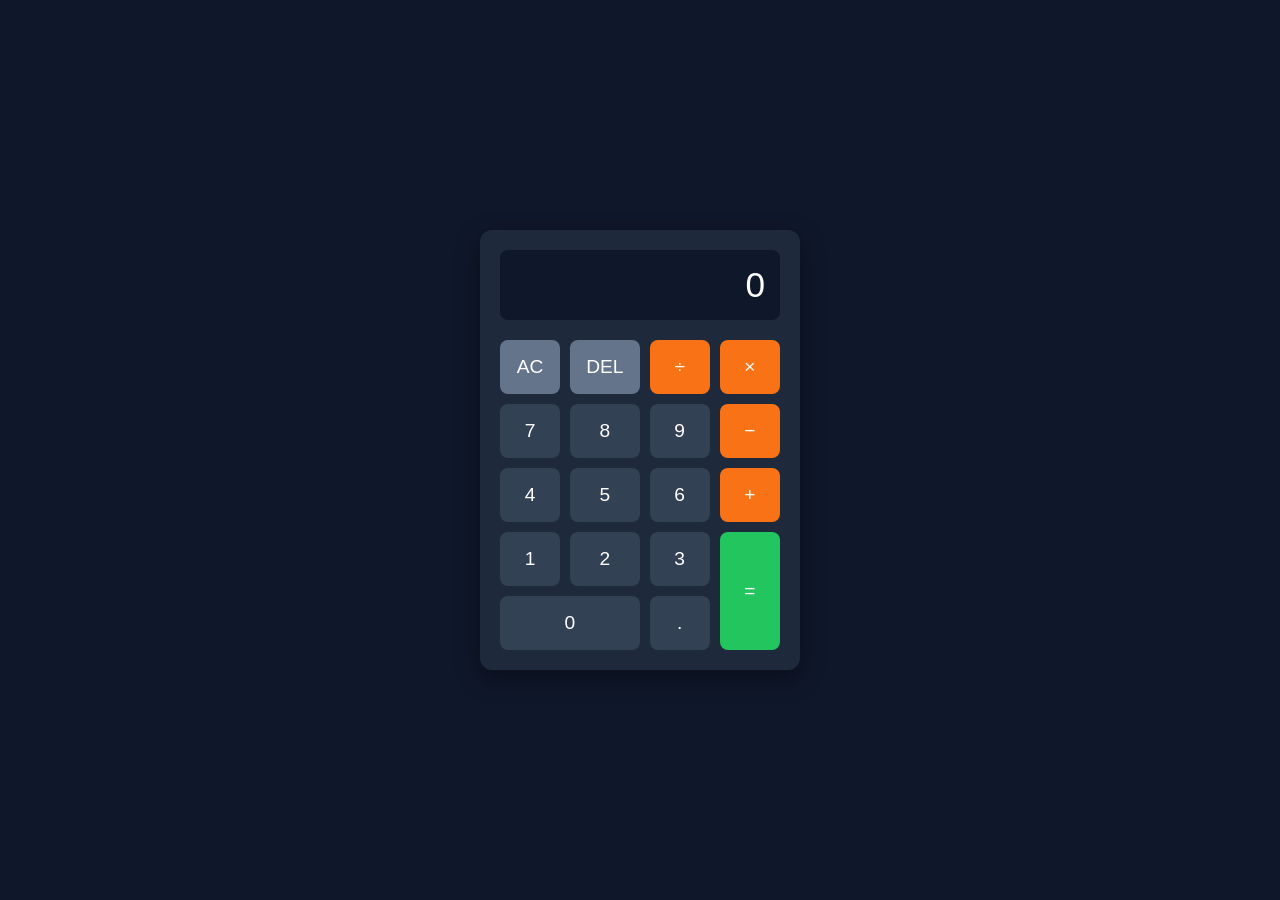
<file: Task-2_Calculator/index.html>
<!DOCTYPE html>
<html lang="en">

<head>
    <meta charset="UTF-8" />
    <meta name="viewport" content="width=device-width, initial-scale=1.0" />
    <title>Calculator</title>
    <link rel="stylesheet" href="style.css" />
</head>

<body>
    <div class="calculator">
        <div id="display" class="display">0</div>
        <div class="buttons">
            <button class="btn fn" data-action="clear">AC</button>
            <button class="btn fn" data-action="delete">DEL</button>
            <button class="btn op" data-val="/">÷</button>
            <button class="btn op" data-val="*">×</button>

            <button class="btn" data-val="7">7</button>
            <button class="btn" data-val="8">8</button>
            <button class="btn" data-val="9">9</button>
            <button class="btn op" data-val="-">−</button>

            <button class="btn" data-val="4">4</button>
            <button class="btn" data-val="5">5</button>
            <button class="btn" data-val="6">6</button>
            <button class="btn op" data-val="+">+</button>

            <button class="btn" data-val="1">1</button>
            <button class="btn" data-val="2">2</button>
            <button class="btn" data-val="3">3</button>
            <button class="btn equal" data-action="calculate">=</button>

            <button class="btn zero" data-val="0">0</button>
            <button class="btn" data-val=".">.</button>
        </div>
    </div>
    <script src="script.js"></script>
</body>

</html>
</file>
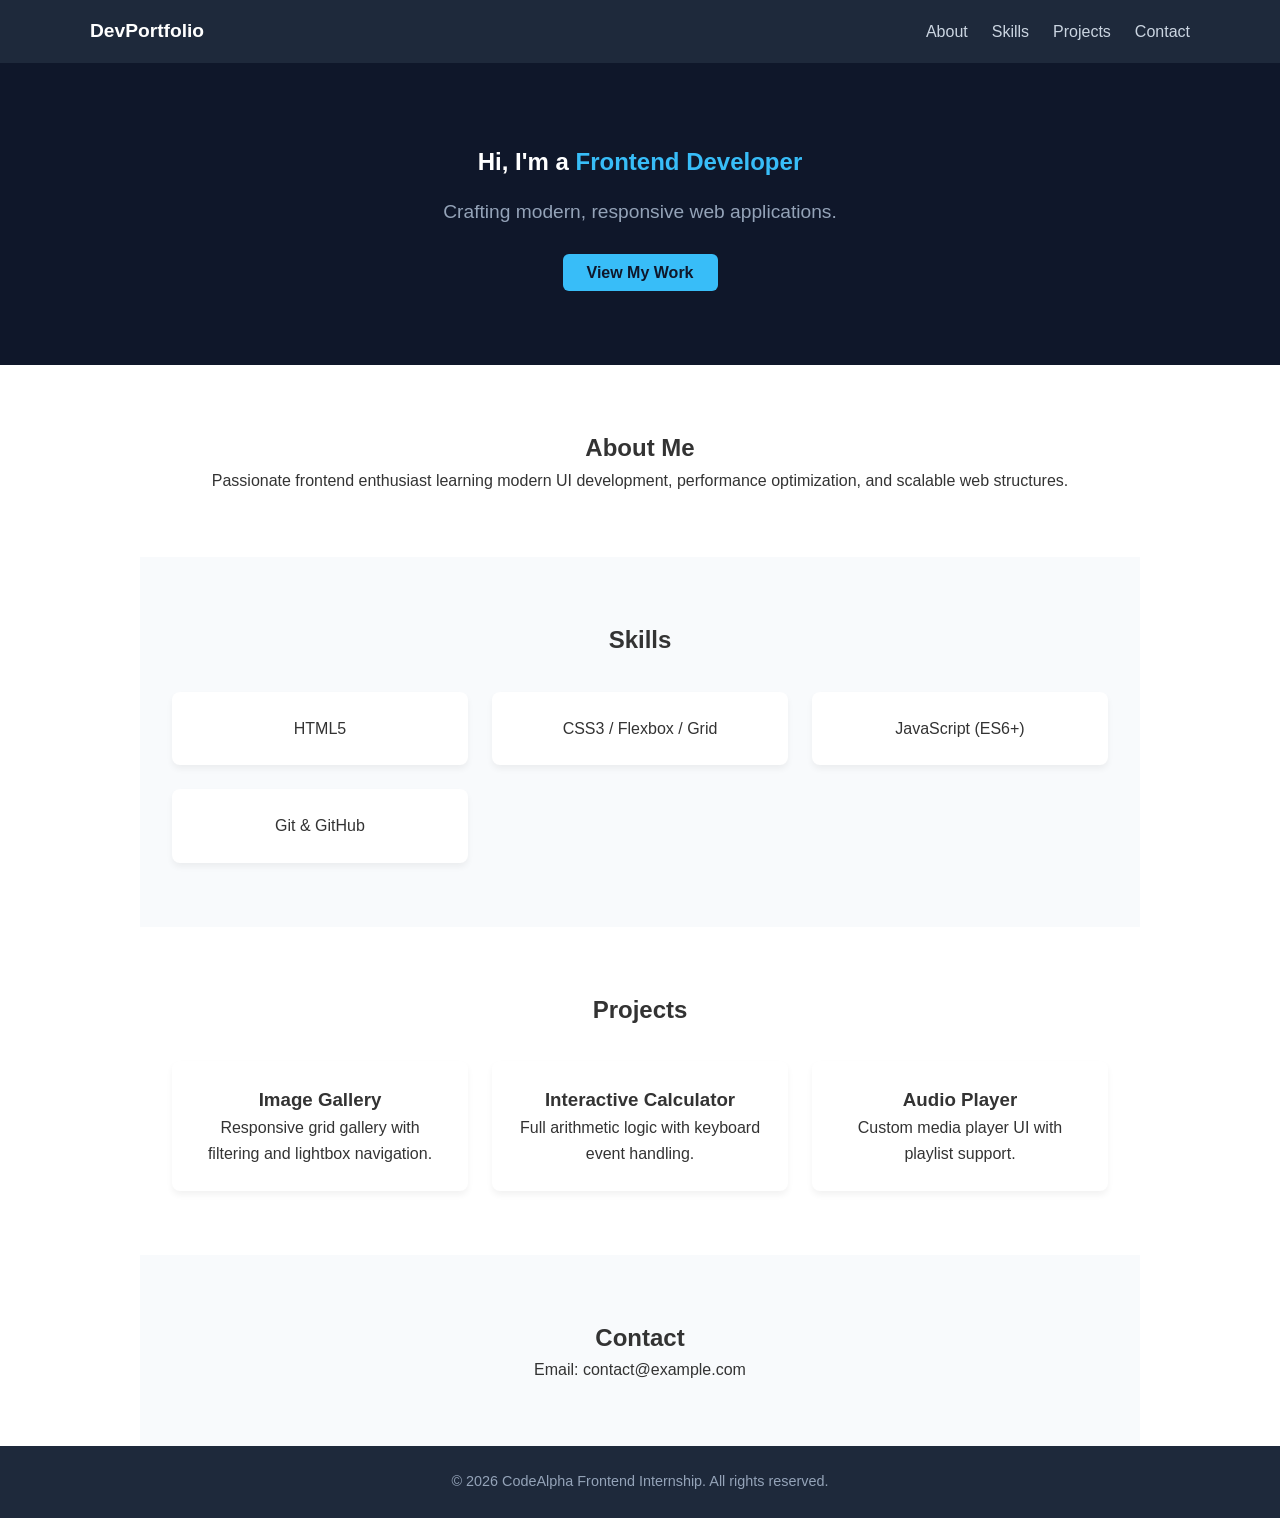
<file: Task-3_Portfolio/index.html>
<!DOCTYPE html>
<html lang="en">

<head>
    <meta charset="UTF-8" />
    <meta name="viewport" content="width=device-width, initial-scale=1.0" />
    <title>Frontend Developer Portfolio</title>
    <link rel="stylesheet" href="style.css" />
</head>

<body>
    <header>
        <nav>
            <div class="logo">DevPortfolio</div>
            <ul>
                <li><a href="#about">About</a></li>
                <li><a href="#skills">Skills</a></li>
                <li><a href="#projects">Projects</a></li>
                <li><a href="#contact">Contact</a></li>
            </ul>
        </nav>
    </header>

    <section class="hero">
        <h1>Hi, I'm a <span>Frontend Developer</span></h1>
        <p>Crafting modern, responsive web applications.</p>
        <a href="#projects" class="cta-btn">View My Work</a>
    </section>

    <section id="about" class="section">
        <h2>About Me</h2>
        <p>Passionate frontend enthusiast learning modern UI development, performance optimization, and scalable web
            structures.</p>
    </section>

    <section id="skills" class="section bg-light">
        <h2>Skills</h2>
        <div class="skills-grid">
            <div class="skill-card">HTML5</div>
            <div class="skill-card">CSS3 / Flexbox / Grid</div>
            <div class="skill-card">JavaScript (ES6+)</div>
            <div class="skill-card">Git & GitHub</div>
        </div>
    </section>

    <section id="projects" class="section">
        <h2>Projects</h2>
        <div class="project-grid">
            <div class="project-card">
                <h3>Image Gallery</h3>
                <p>Responsive grid gallery with filtering and lightbox navigation.</p>
            </div>
            <div class="project-card">
                <h3>Interactive Calculator</h3>
                <p>Full arithmetic logic with keyboard event handling.</p>
            </div>
            <div class="project-card">
                <h3>Audio Player</h3>
                <p>Custom media player UI with playlist support.</p>
            </div>
        </div>
    </section>

    <section id="contact" class="section bg-light">
        <h2>Contact</h2>
        <p>Email: contact@example.com</p>
    </section>

    <footer>
        <p>&copy; 2026 CodeAlpha Frontend Internship. All rights reserved.</p>
    </footer>
</body>

</html>
</file>
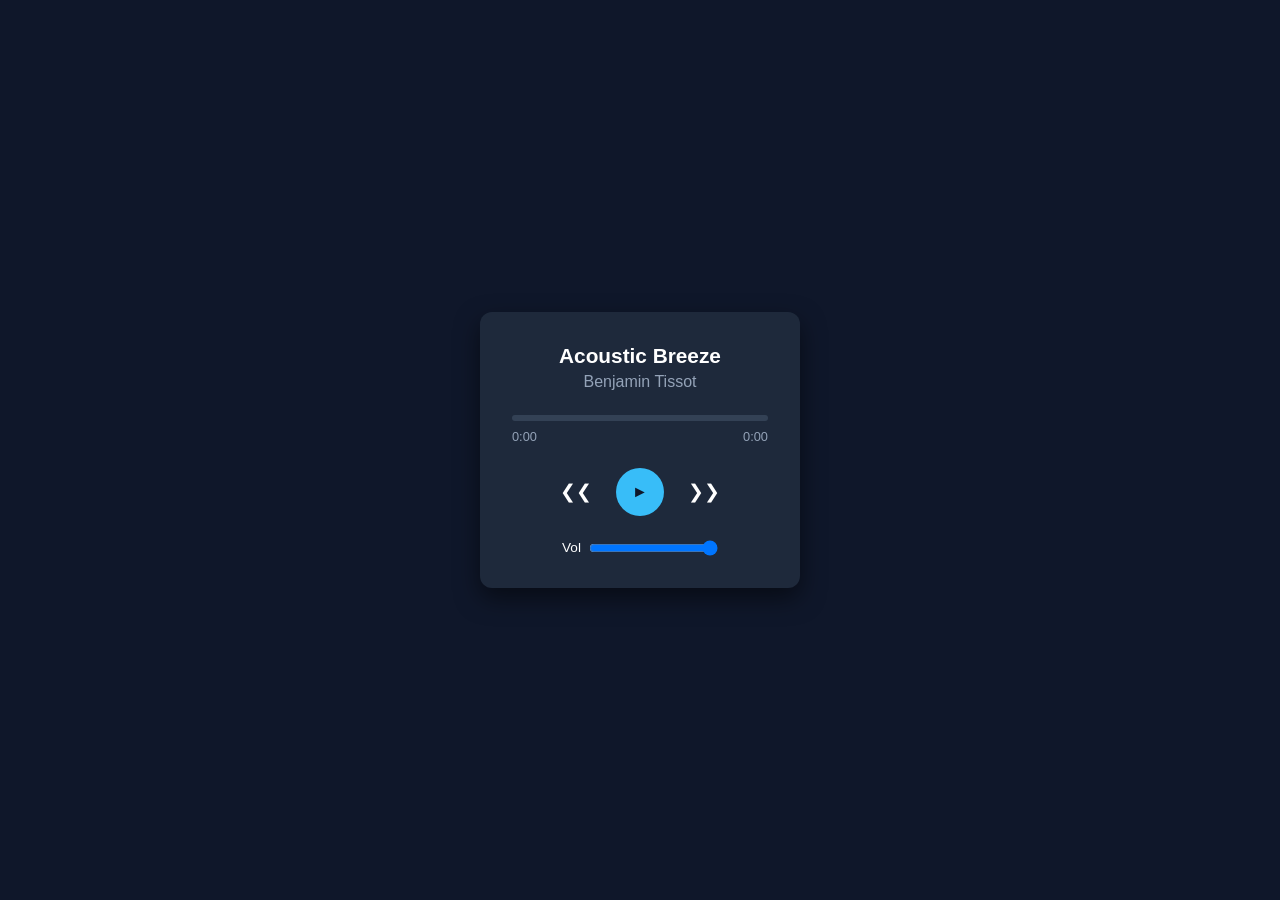
<file: Task-4_Music-Player/index.html>
<!DOCTYPE html>
<html lang="en">

<head>
    <meta charset="UTF-8" />
    <meta name="viewport" content="width=device-width, initial-scale=1.0" />
    <title>Music Player</title>
    <link rel="stylesheet" href="style.css" />
</head>

<body>
    <div class="player">
        <div class="track-info">
            <h2 id="title">Song Title</h2>
            <p id="artist">Artist</p>
        </div>

        <audio id="audio"></audio>

        <div class="progress-container" id="progress-container">
            <div class="progress-bar" id="progress-bar"></div>
        </div>
        <div class="time-display">
            <span id="current-time">0:00</span>
            <span id="duration">0:00</span>
        </div>

        <div class="controls">
            <button id="prev" class="btn">&#10094;&#10094;</button>
            <button id="play" class="btn play-btn">&#9658;</button>
            <button id="next" class="btn">&#10095;&#10095;</button>
        </div>

        <div class="volume-container">
            <label for="volume">Vol</label>
            <input type="range" id="volume" min="0" max="1" step="0.05" value="1" />
        </div>
    </div>

    <script src="script.js"></script>
</body>

</html>
</file>
<file: Task-2_Calculator/style.css>
* {
    box-sizing: border-box;
    margin: 0;
    padding: 0;
    font-family: sans-serif;
}

body {
    display: flex;
    justify-content: center;
    align-items: center;
    min-height: 100vh;
    background: #0f172a;
}

.calculator {
    background: #1e293b;
    padding: 20px;
    border-radius: 12px;
    box-shadow: 0 8px 24px rgba(0, 0, 0, 0.4);
    width: 320px;
}

.display {
    background: #0f172a;
    color: #fff;
    font-size: 2.2rem;
    padding: 15px;
    border-radius: 8px;
    text-align: right;
    margin-bottom: 20px;
    overflow-x: auto;
    min-height: 70px;
}

.buttons {
    display: grid;
    grid-template-columns: repeat(4, 1fr);
    gap: 10px;
}

.btn {
    padding: 16px;
    font-size: 1.2rem;
    border: none;
    border-radius: 8px;
    cursor: pointer;
    background: #334155;
    color: #fff;
    transition: background 0.2s;
}

.btn:hover {
    background: #475569;
}

.btn.op {
    background: #f97316;
}

.btn.op:hover {
    background: #ea580c;
}

.btn.fn {
    background: #64748b;
}

.btn.fn:hover {
    background: #475569;
}

.btn.equal {
    background: #22c55e;
    grid-row: span 2;
    display: flex;
    align-items: center;
    justify-content: center;
}

.btn.equal:hover {
    background: #16a34a;
}

.btn.zero {
    grid-column: span 2;
}
</file>
<file: Task-3_Portfolio/style.css>
* {
    box-sizing: border-box;
    margin: 0;
    padding: 0;
    font-family: sans-serif;
    scroll-behavior: smooth;
}

body {
    line-height: 1.6;
    color: #333;
}

header {
    background: #1e293b;
    padding: 1rem 2rem;
    position: sticky;
    top: 0;
    z-index: 10;
}

nav {
    display: flex;
    justify-content: space-between;
    align-items: center;
    max-width: 1100px;
    margin: auto;
}

nav .logo {
    color: #fff;
    font-weight: bold;
    font-size: 1.2rem;
}

nav ul {
    display: flex;
    list-style: none;
    gap: 1.5rem;
}

nav a {
    color: #cbd5e1;
    text-decoration: none;
    transition: color 0.2s;
}

nav a:hover {
    color: #fff;
}

.hero {
    text-align: center;
    padding: 5rem 1rem;
    background: #0f172a;
    color: #fff;
}

.hero h1 span {
    color: #38bdf8;
}

.hero p {
    margin: 1rem 0 2rem;
    font-size: 1.2rem;
    color: #94a3b8;
}

.cta-btn {
    background: #38bdf8;
    color: #0f172a;
    padding: 10px 24px;
    text-decoration: none;
    border-radius: 6px;
    font-weight: bold;
}

.section {
    padding: 4rem 2rem;
    max-width: 1000px;
    margin: auto;
    text-align: center;
}

.bg-light {
    background: #f8fafc;
}

.skills-grid,
.project-grid {
    display: grid;
    grid-template-columns: repeat(auto-fit, minmax(220px, 1fr));
    gap: 1.5rem;
    margin-top: 2rem;
}

.skill-card,
.project-card {
    background: #fff;
    padding: 1.5rem;
    border-radius: 8px;
    box-shadow: 0 4px 6px rgba(0, 0, 0, 0.05);
}

footer {
    background: #1e293b;
    color: #94a3b8;
    text-align: center;
    padding: 1.5rem;
    font-size: 0.9rem;
}
</file>
<file: Task-4_Music-Player/style.css>
* {
    box-sizing: border-box;
    margin: 0;
    padding: 0;
    font-family: sans-serif;
}

body {
    display: flex;
    justify-content: center;
    align-items: center;
    min-height: 100vh;
    background: #0f172a;
    color: #fff;
}

.player {
    background: #1e293b;
    padding: 2rem;
    border-radius: 12px;
    width: 320px;
    text-align: center;
    box-shadow: 0 10px 25px rgba(0, 0, 0, 0.5);
}

.track-info h2 {
    font-size: 1.3rem;
    margin-bottom: 0.3rem;
}

.track-info p {
    color: #94a3b8;
    margin-bottom: 1.5rem;
}

.progress-container {
    background: #334155;
    border-radius: 5px;
    cursor: pointer;
    height: 6px;
    width: 100%;
    margin-bottom: 0.5rem;
}

.progress-bar {
    background: #38bdf8;
    height: 100%;
    width: 0%;
    border-radius: 5px;
}

.time-display {
    display: flex;
    justify-content: space-between;
    font-size: 0.8rem;
    color: #94a3b8;
    margin-bottom: 1.5rem;
}

.controls {
    display: flex;
    justify-content: center;
    align-items: center;
    gap: 1.5rem;
    margin-bottom: 1.5rem;
}

.btn {
    background: none;
    border: none;
    color: #fff;
    font-size: 1.2rem;
    cursor: pointer;
    transition: transform 0.1s;
}

.btn:active {
    transform: scale(0.95);
}

.play-btn {
    background: #38bdf8;
    color: #0f172a;
    width: 48px;
    height: 48px;
    border-radius: 50%;
    font-size: 1rem;
    display: flex;
    align-items: center;
    justify-content: center;
}

.volume-container {
    display: flex;
    align-items: center;
    justify-content: center;
    gap: 0.5rem;
    font-size: 0.85rem;
}
</file>
